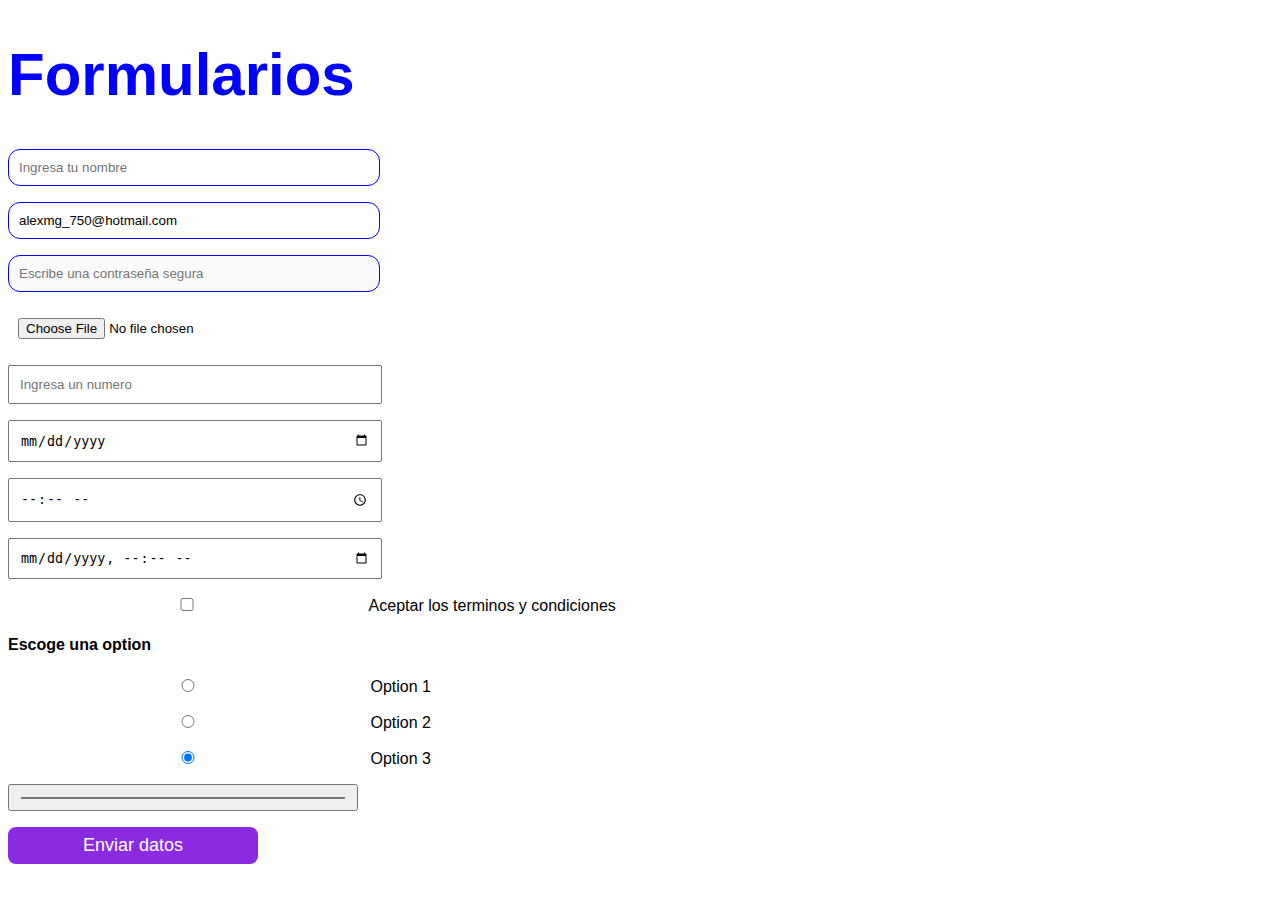
<file: semana2/inputs.html>
<!DOCTYPE html>
<html lang="en">

<head>
    <meta charset="UTF-8">
    <meta http-equiv="X-UA-Compatible" content="IE=edge">
    <meta name="viewport" content="width=device-width, initial-scale=1.0">
    <link rel="stylesheet" href="./CSS/styles.css">
    <title>Document</title>
</head>

<body>
    <section>
        <h1 style="color: blue; font-size: 60px;">Formularios</h1>
        <!-- Sirve para crear un formulario -->
        <form>
            <!-- Los inputs tiene tipos, por defecto son de tipo
        text pero hay mas -->
            <p>
                <input type="text" class="form-input" name="name" autocomplete="off" placeholder="Ingresa tu nombre" required />
            </p>
            <p>
                <input type="email" class="form-input" name="email" placeholder="Ingresa tu correo" readonly value="alexmg_750@hotmail.com" />
            </p>
            <p>
                <input type="password" class="form-input" name="password" placeholder="Escribe una contraseña segura" disabled />
            </p>
            <p>
                <!--
                    accept define el tipo de archivo a subir
                    video/*
                    audio/*
                    pdf/*
                    mp3/*
                    image/*
                -->
                <input type="file" accept="image/*" name="image" />
            </p>

            <p>
                <input type="number" name="phone_number" placeholder="Ingresa un numero" />
            </p>

            <p>
                <input type="date" name="date" />
            </p>

            <p>
                <input type="time" name="time" />
            </p>

            <p>
                <input type="datetime-local" name="date_time" />
            </p>

            <p><input type="checkbox" name="terms" /> Aceptar los terminos y condiciones</p>
            <p>
            <h4>Escoge una option</h4>
            </p>
            <p>
                <input type="radio" name="option" /> Option 1
            </p>
            <p>
                <input type="radio" name="option" /> Option 2
            </p>
            <p>
                <input type="radio" name="option" checked /> Option 3
            </p>
            <p>
                <input type="color" name="bg_color" />
            </p>
            <p>
                <button id="boton-enviar" type="submit">Enviar datos</button>
            </p>
        </form>
    </section>
</body>

</html>
</file>
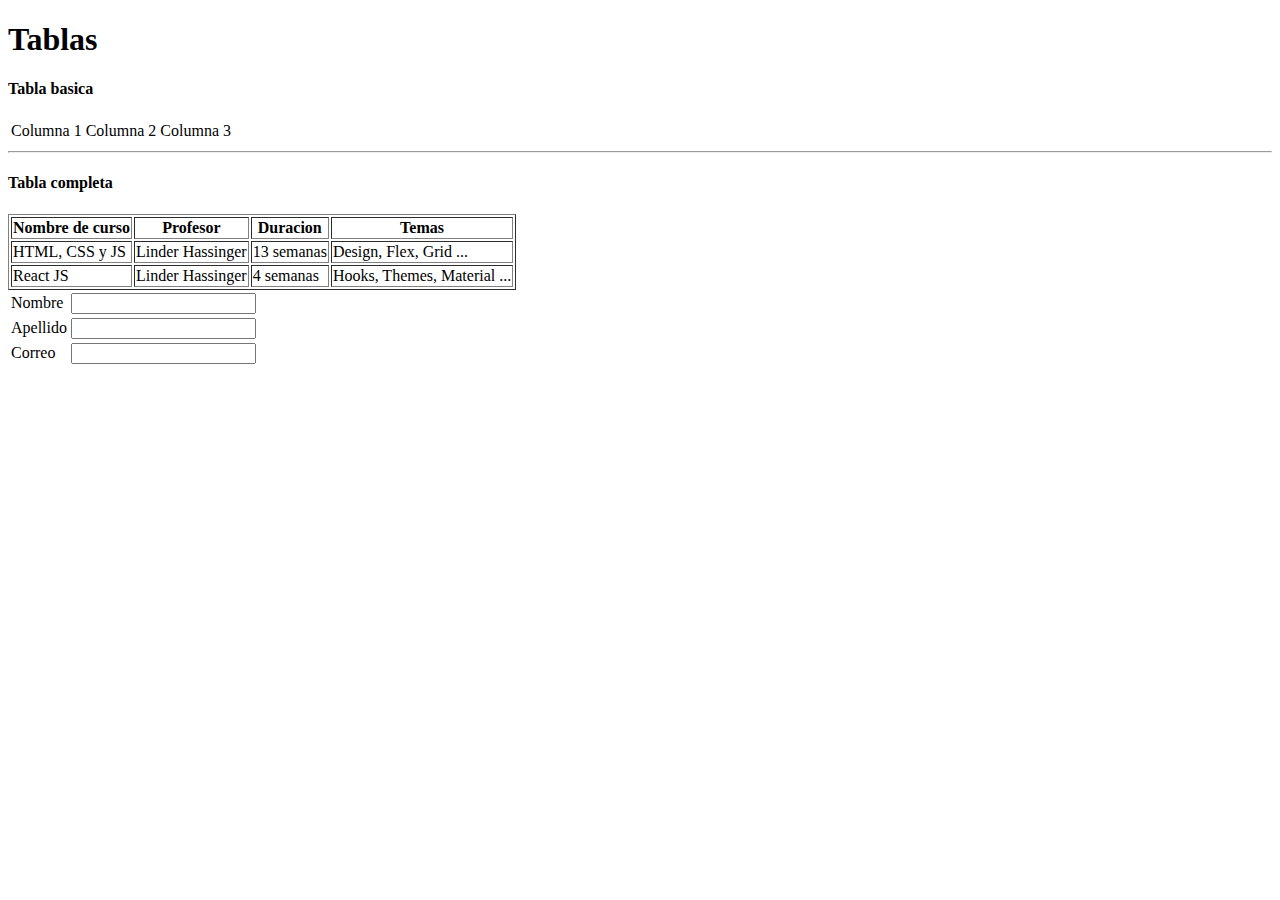
<file: semana2/tablas.html>
<!DOCTYPE html>
<html lang="en">
<head>
    <meta charset="UTF-8">
    <meta http-equiv="X-UA-Compatible" content="IE=edge">
    <meta name="viewport" content="width=device-width, initial-scale=1.0">
    <title>Document</title>
</head>
<body>
    <h1>Tablas</h1>

    <h4>Tabla basica</h4>

    <table>
        <tr>
            <td>Columna 1</td>
            <td>Columna 2</td>
            <td>Columna 3</td>
        </tr>
    </table>

    <hr />

    <h4>Tabla completa</h4>

    <table border="1">
        <thead>
            <tr>
                <th>Nombre de curso</th>
                <th>Profesor</th>
                <th>Duracion</th>
                <th>Temas</th>
            </tr>
        </thead>
        <tbody>
            <tr>
                <td>HTML, CSS y JS</td>
                <td>Linder Hassinger</td>
                <td>13 semanas</td>
                <td>Design, Flex, Grid ...</td>
            </tr>
            <tr>
                <td>React JS</td>
                <td>Linder Hassinger</td>
                <td>4 semanas</td>
                <td>Hooks, Themes, Material ...</td>

            </tr>
        </tbody>
    </table>
    <table>
        <tr>
            <td>Nombre</td>
            <td>
                <input type="text" />
            </td>
        </tr>
        <tr>
            <td>Apellido</td>
            <td>
                <input type="text" />
            </td>
        </tr>
        <tr>
            <td>Correo</td>
            <td>
                <input type="email" />
            </td>
        </tr>
    </table>
</body>
</html>
</file>
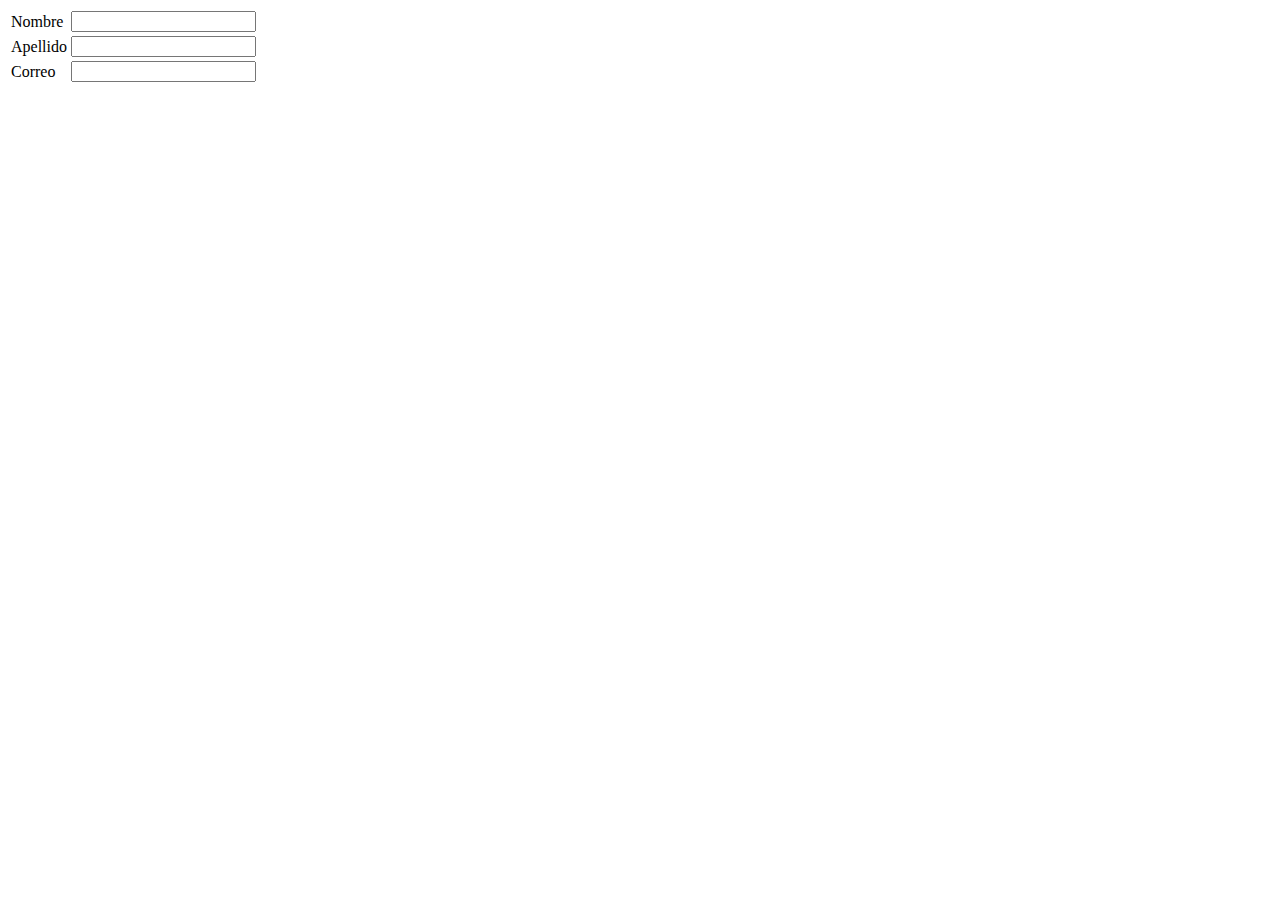
<file: semana2/tarea.html>
<!DOCTYPE html>
<html lang="en">

<head>
    <meta charset="UTF-8">
    <meta http-equiv="X-UA-Compatible" content="IE=edge">
    <meta name="viewport" content="width=device-width, initial-scale=1.0">
    <title>Document</title>
</head>

<body>
    <table>
        <tr>
            <td>Nombre</td>
            <td>
                <input type="text" />
            </td>
        </tr>
        <tr>
            <td>Apellido</td>
            <td>
                <input type="text" />
            </td>
        </tr>
        <tr>
            <td>Correo</td>
            <td>
                <input type="email" />
            </td>
        </tr>
    </table>
</body>

</html>
</file>
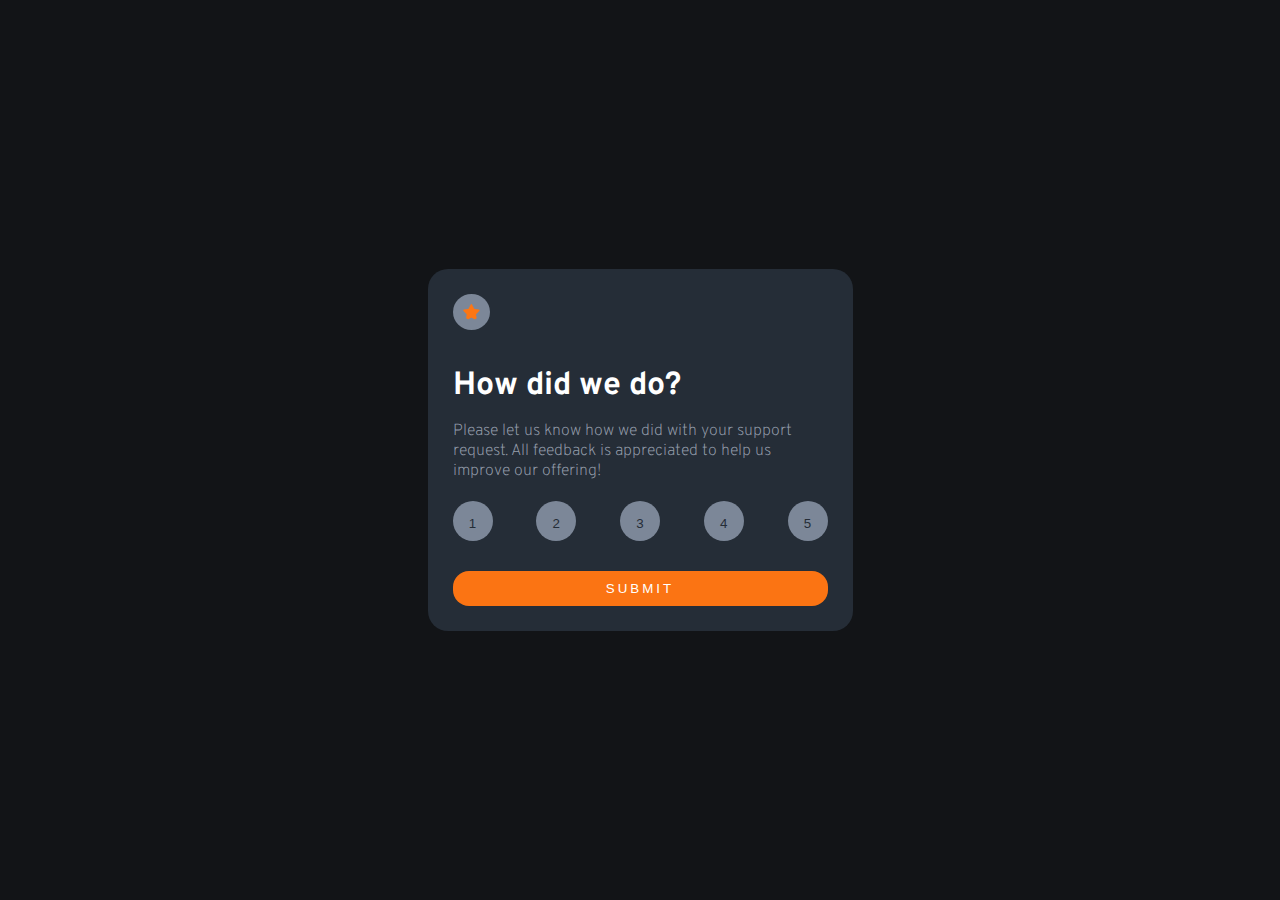
<file: semana2/reto1/reto-1.html>
<!DOCTYPE html>
<html lang="en">
  <head>
    <meta charset="UTF-8" />
    <meta http-equiv="X-UA-Compatible" content="IE=edge" />
    <meta name="viewport" content="width=device-width, initial-scale=1.0" />

    <link rel="preconnect" href="https://fonts.googleapis.com" />
    <link rel="preconnect" href="https://fonts.gstatic.com" crossorigin />
    <link
      href="https://fonts.googleapis.com/css2?family=Overpass:wght@100;200;400;700&display=swap"
      rel="stylesheet"
    />

    <link rel="stylesheet" href="./reto-1.css" />
    <title>Document</title>
  </head>
  <body>
    <!-- div principal -->
    <div class="main">
      <!-- div card -->
      <div class="card">
        <div>
          <img src="./images/icon-star.svg" alt="" />
        </div>
        <h1>How did we do?</h1>
        <p>
          Please let us know how we did with your support request. All feedback
          is appreciated to help us improve our offering!
        </p>
        <div class="rating">
          <button>1</button>
          <button>2</button>
          <button>3</button>
          <button>4</button>
          <button>5</button>
        </div>
        <div>
          <button class="btn-submit">Submit</button>
        </div>
      </div>
    </div>
  </body>
</html>
</file>
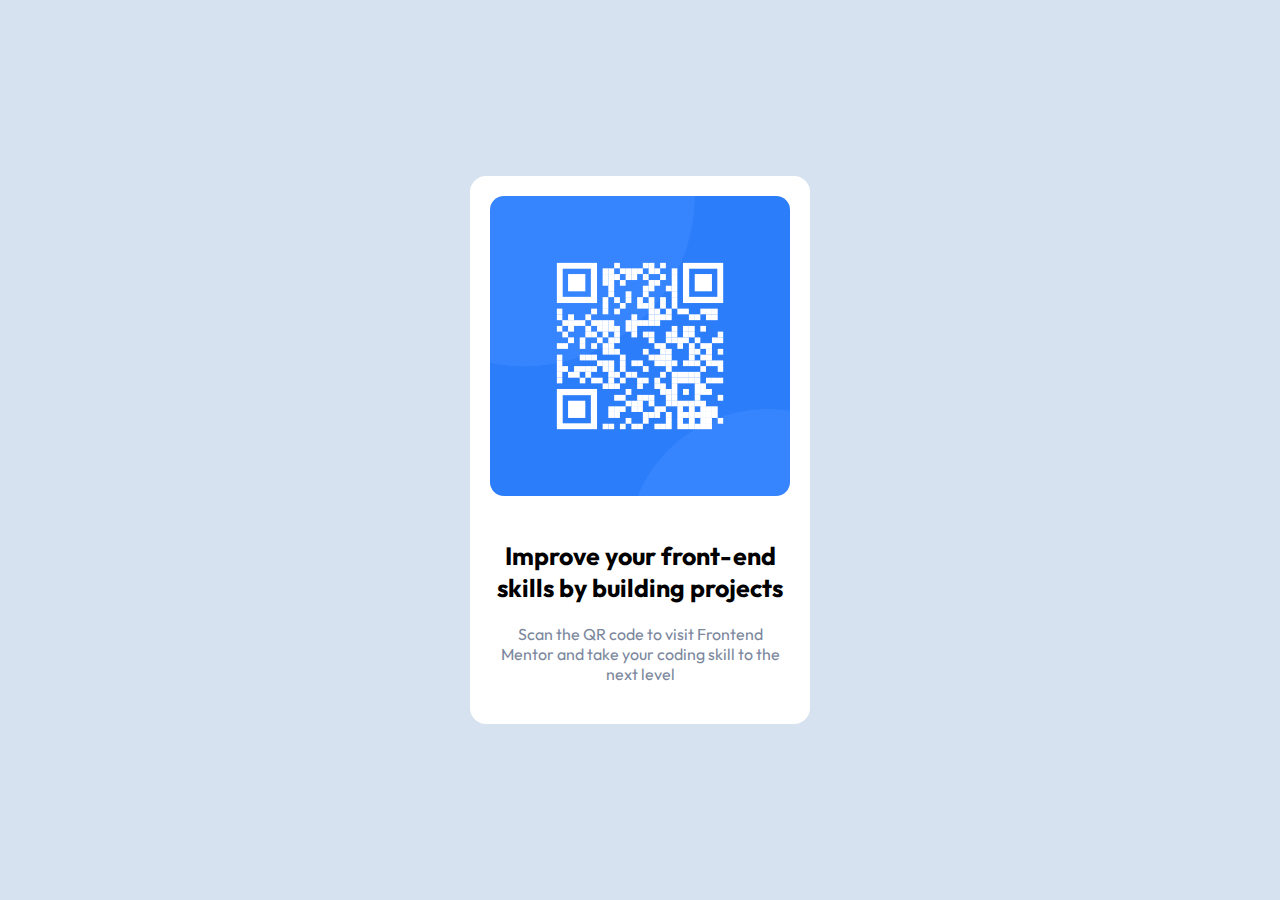
<file: semana2/reto2/reto-2.html>
<!DOCTYPE html>
<html lang="en">

<head>
    <meta charset="UTF-8">
    <meta http-equiv="X-UA-Compatible" content="IE=edge">
    <meta name="viewport" content="width=device-width, initial-scale=1.0">
    <title>Document</title>

    <link rel="preconnect" href="https://fonts.googleapis.com">
    <link rel="preconnect" href="https://fonts.gstatic.com" crossorigin>
    <link
        href="https://fonts.googleapis.com/css2?family=Outfit:wght@100;200;400;700&family=Overpass:wght@400;700&display=swap"
        rel="stylesheet">

    <link rel="stylesheet" href="./reto-2.css" />
</head>

<body>
    <!-- div principal -->
    <div class="main">
        <!-- div card -->
        <div class="card">
            <div>
                <img src="./images/image-qr-code.png" width="300" alt="" />
            </div>
            <div>
                <h3 class="align-text">Improve your front-end skills by building projects</h3>
                <p class="align-text">Scan the QR code to visit Frontend Mentor and take your coding skill to the next
                    level</p>
            </div>

        </div>
    </div>
</body>

</html>
</file>
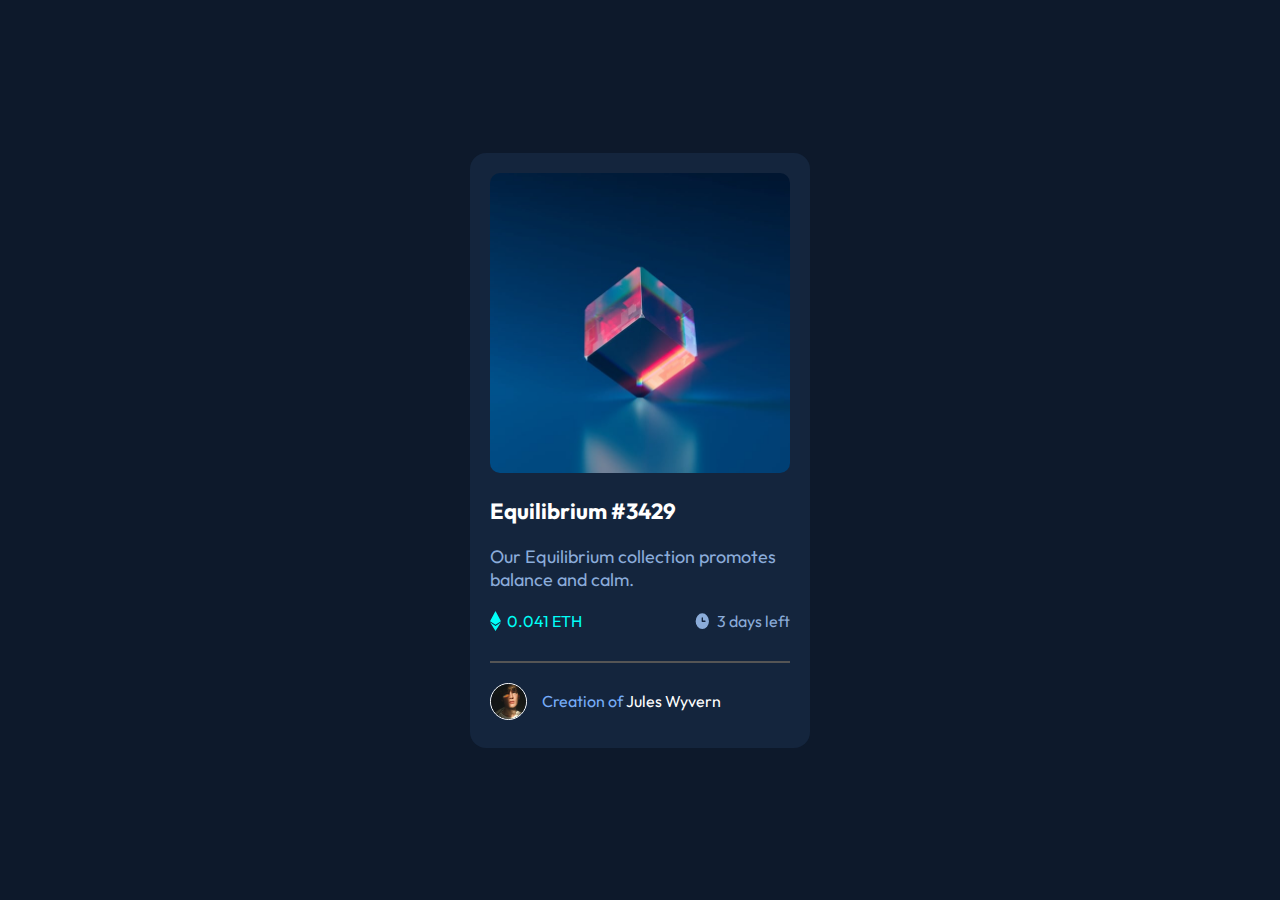
<file: semana2/reto3/reto-3.html>
<!DOCTYPE html>
<html lang="en">

<head>
    <meta charset="UTF-8">
    <meta http-equiv="X-UA-Compatible" content="IE=edge">
    <meta name="viewport" content="width=device-width, initial-scale=1.0">
    <title>Document</title>

    <link rel="preconnect" href="https://fonts.googleapis.com">
    <link rel="preconnect" href="https://fonts.gstatic.com" crossorigin>
    <link href="https://fonts.googleapis.com/css2?family=Outfit:wght@100;200;300;400;600&family=Overpass:wght@400;700&display=swap" rel="stylesheet">

    <link rel="stylesheet" href="./reto-3.css">
</head>

<body>
    <div class="main">
        <div class="card">
            <div class="cubo">
                <img src="./images/image-equilibrium.jpg" width="300" alt="">
                <h3 class="align-text" style="color: #fff;">
                    Equilibrium #3429
                </h3>
                <p>
                    Our Equilibrium collection promotes balance and calm.
                </p>
                <div class="align-text">
                    <span class="span1">
                        <img src="./images/icon-ethereum.svg" alt="" />
                        &#160;&#160;0.041 ETH 
                    </span>
                    <span class="span2">
                        <img src="./images/icon-clock.svg" alt="" />
                        &#160;&#160;3 days left
                    </span>
                </div>
            </div>
            <div class="final">
                <hr color="#555555">
                <div class="align-text">
                    <span class="span5">
                        <img src="./images/image-avatar.png" width="35" style="border: 1px solid #fff; border-radius: 50px;" alt="" />
                        <span class="span3">&#160;&#160;&#160;&#160;&#160;Creation of</span> <span class="span4"> &#160;Jules Wyvern</span>
                    </span>
                </div>
            </div>

        </div>
    </div>
</body>

</html>
</file>
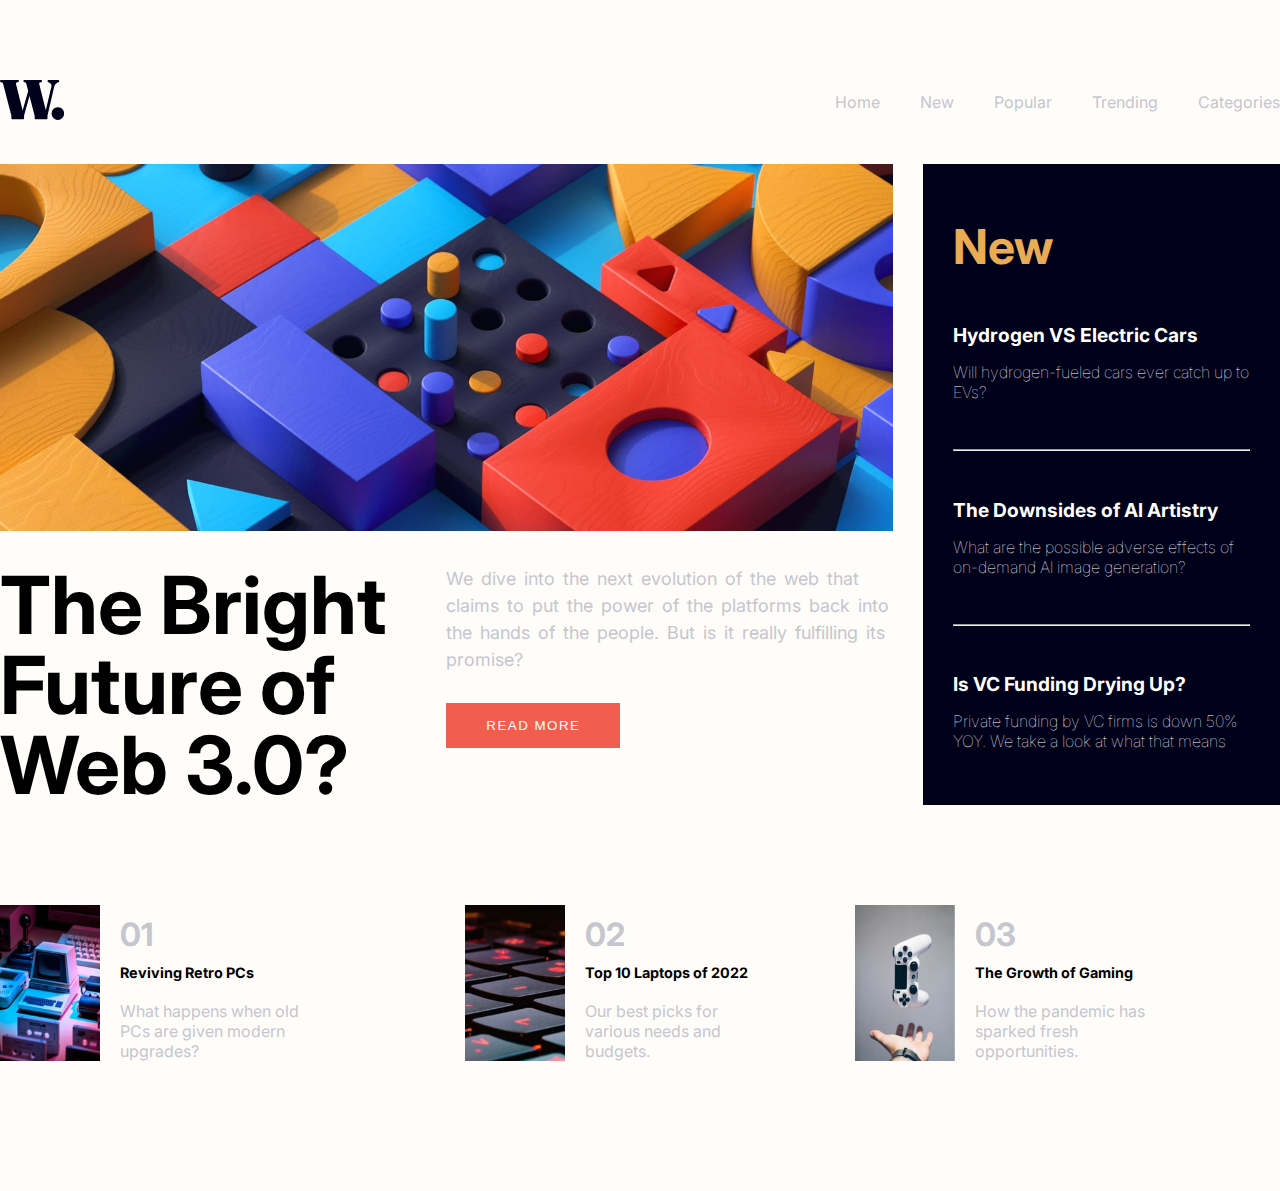
<file: semana3/reto5/reto5.html>
<!DOCTYPE html>
<html lang="en">
  <head>
    <meta charset="UTF-8" />
    <meta http-equiv="X-UA-Compatible" content="IE=edge" />
    <meta name="viewport" content="width=device-width, initial-scale=1.0" />
    <title>Reto 4</title>
    <link rel="preconnect" href="https://fonts.googleapis.com" />
    <link rel="preconnect" href="https://fonts.gstatic.com" crossorigin />
    <link
      href="https://fonts.googleapis.com/css2?family=Inter:wght@100;400;700;800&display=swap"
      rel="stylesheet"
    />
    <link rel="stylesheet" href="./reto5.css" />
  </head>
  <body>
    <main>
      <nav>
        <div>
          <img src="./images/logo.svg" alt="" />
        </div>
        <div>
          <ul>
            <li>
              <a href="#">Home</a>
            </li>
            <li>
              <a href="">New</a>
            </li>
            <li>
              <a href=""> Popular </a>
            </li>
            <li>
              <a href="">Trending</a>
            </li>
            <li>
              <a href="">Categories</a>
            </li>
          </ul>
          <img class="icon-menu" src="./images/icon-menu.svg" alt="" />
        </div>
      </nav>
      <div class="container">
        <div class="wallpaper">
          <img src="./images/image-web-3-desktop.jpg" alt="" />
          <div class="wallpaper-info">
            <div>
              <h1 class="title">The Bright Future of Web 3.0?</h1>
            </div>
            <div>
              <p class="description">
                We dive into the next evolution of the web that claims to put
                the power of the platforms back into the hands of the people.
                But is it really fulfilling its promise?
              </p>
              <button class="btn-red">read more</button>
            </div>
          </div>
        </div>
        <div class="news">
          <h2>New</h2>
          <div>
            <h4>Hydrogen VS Electric Cars</h4>
            <p>Will hydrogen-fueled cars ever catch up to EVs?</p>
          </div>
          <hr />
          <div>
            <h4>The Downsides of Al Artistry</h4>
            <p>
              What are the possible adverse effects of on-demand Al image
              generation?
            </p>
          </div>
          <hr />
          <div>
            <h4>Is VC Funding Drying Up?</h4>
            <p>
              Private funding by VC firms is down 50% YOY. We take a look at
              what that means
            </p>
          </div>
        </div>
      </div>
      <div class="posts">
        <section>
          <img src="./images/image-retro-pcs.jpg" alt="" />
          <div>
            <h3>01</h3>
            <h5>Reviving Retro PCs</h5>
            <p>What happens when old PCs are given modern upgrades?</p>
          </div>
        </section>
        <section>
          <img src="./images/image-top-laptops.jpg" alt="" />
          <div>
            <h3>02</h3>
            <h5>Top 10 Laptops of 2022</h5>
            <p>Our best picks for various needs and budgets.</p>
          </div>
        </section>
        <section>
          <img src="./images/image-gaming-growth.jpg" alt="" />
          <div>
            <h3>03</h3>
            <h5>The Growth of Gaming</h5>
            <p>How the pandemic has sparked fresh opportunities.</p>
          </div>
        </section>
      </div>
    </main>
  </body>
</html>
</file>
<file: semana2/CSS/styles.css>
body {
    font-family: Arial, sans-serif;
}

input {
    width:350px;
    padding: 10px;
}

.form-input {
    border-radius: 12px;
    border: 0.5px solid blue;
}

/* 
Los id se usan para casos especificos donde
no queremos reutilizar estilos
id => #id */
#boton-enviar {
    background-color: blueviolet;
    border: none;
    color: white;
    padding: 8px;
    width: 250px;
    font-size: 18px;
    border-radius: 8px;
    cursor: pointer;
}

/* Cuando colocamos el cursor sobre un elemento
este tiene la propiedad de hover */
 #boton-enviar:hover {
    background-color: red;
    border: 1px solid blue;
 }
</file>
<file: semana2/reto1/reto-1.css>
/* * Es el todo */
* {
    margin: 0;
    padding: 0;
  }
  
  body {
    font-family: "Overpass", sans-serif;
    background-color: hsl(216, 12%, 8%);
  }
  
  .main {
    display: flex;
    /* para centrar de forma horizontal ------ */
    justify-content: center;
    /* para centrar de forma vertical | */
    align-items: center;
    height: 100vh;
  }
  
  .card {
    width: 375px;
    background-color: hsl(213, 19%, 18%);
    padding: 25px;
    border-radius: 20px;
    color: #fff;
  }
  
  img {
    background-color: hsl(216, 12%, 54%);
    padding: 10px;
    border-radius: 50%;
    margin-bottom: 30px;
  }
  
  h1 {
    /* 100 - 900 */
    font-weight: 700;
  }
  
  p {
    margin-top: 15px;
    font-weight: 200;
    color: hsl(217, 12%, 63%);
  }
  
  .rating {
    display: flex;
    justify-content: space-between;
    margin-top: 20px;
  }
  
  .rating button {
    padding: 15px;
    background-color: hsl(216, 12%, 54%);
    border-radius: 50%;
    border: none;
    color: hsl(213, 19%, 18%);
    width: 40px;
    height: 40px;
    cursor: pointer;
  }
  
  .rating button:hover {
    background-color: hsl(25, 97%, 53%);
    color: #fff;
  }
  
  .btn-submit {
    width: 100%;
    margin-top: 30px;
    padding: 10px;
    background-color: hsl(25, 97%, 53%);
    color: #fff;
    border: none;
    border-radius: 16px;
    text-transform: uppercase;
    letter-spacing: 3px;
    cursor: pointer;
  }
  
  .btn-submit:hover {
    background-color: #fff;
    color: hsl(25, 97%, 53%);
  }
</file>
<file: semana2/reto2/reto-2.css>
* {
    margin: 0;
    padding: 0;
  }
  
  body {
    font-family: "Outfit", sans-serif;
    background-color: hsl(212, 45%, 89%);
  }
  
  .main {
    display: flex;
    height: 100vh;
    align-items: center;
    justify-content: center;
  }
  
  .card {
    background-color: #fff;
    width: 340px;
    text-align: center;
    border-radius: 16px;
  }
  
  img {
    padding: 20px;
    border-radius: 10%;
  }
  
  .align-text {
    width: 290px;
    margin: auto;
    margin-top: 20px;
  }
  
  h3 {
    font-size: 25px;
  }
  
  p {
    margin-bottom: 40px !important;
    color: hsl(220, 15%, 55%);
  }
</file>
<file: semana2/reto3/reto-3.css>
* {
    margin: 0;
    padding: 0;
  }

  body {
    background-color: hsl(217, 54%, 11%);
    font-family: 'Outfit', sans-serif;
  }

  .main {
    display: flex;
    align-items: center;
    justify-content: center;
    height: 100vh;
  }

  .card {
    background-color: hsl(216, 50%, 16%);
    width: 340px;
    border-radius: 16px;
  }

  .cubo {
    padding: 20px;
  }

  img {
    border-radius: 10px;
  }

  h3 {
    font-size: 22px;
  }

  p {
    font-size: 18px;
    color: hsl(215, 51%, 70%);
    margin-top: 20px;
  }

  hr {
    margin-top: 10px;
    color: hsl(216, 77%, 48%);
  }

  .final {
    padding: 20px;
    justify-content: center;
    text-align: center;
    margin-bottom: 45px;
  }

  .align-text {
    margin-top: 20px;
  }


  .span1 {
    float: left;
    color: hsl(178, 100%, 50%);
    text-align: center;
    display: inline-flex;
  }

  .span2 {
    float: right;
    color: hsl(215, 51%, 70%);
    text-align: center;
    display: inline-flex;
  }

  .span3 {
    color: hsl(215, 90%, 72%);
  }

  .span4 {
    color: #fff;
  }

  .span5 {
    float: left;
    text-align: center;
    display: inline-flex;
    align-items: center;
  }
</file>
<file: semana3/reto5/reto5.css>
* {
    margin: 0;
    padding: 0;
  }
  
  body {
    font-family: "Inter", sans-serif;
    background-color: hsl(36, 100%, 99%);
    max-width: 1440px;
    margin: auto;
  }
  
  nav {
    display: flex;
    justify-content: space-between;
    align-items: center;
    margin-top: 80px;
  }
  
  ul {
    display: flex;
    gap: 40px;
    list-style: none;
  }
  
  a {
    color: hsl(233, 8%, 79%);
    text-decoration: none;
  }
  
  .icon-menu {
    display: none;
  }
  
  .container {
    display: flex;
    gap: 30px;
    margin-top: 40px;
  }
  
  .wallpaper {
    width: 75%;
  }
  
  .wallpaper img {
    width: 100%;
  }
  
  .wallpaper-info {
    display: flex;
  }
  
  .wallpaper-info div {
    width: 50%;
    margin-top: 30px;
  }
  
  .title {
    font-size: 5em;
    line-height: 1;
  }
  
  .description {
    color: hsl(233, 8%, 79%);
    font-size: 18px;
    word-spacing: 3px;
    line-height: 1.5;
  }
  
  .btn-red {
    background-color: hsl(5, 85%, 63%);
    color: #fff;
    margin-top: 30px;
    padding: 15px 40px;
    border: none;
    text-transform: uppercase;
    letter-spacing: 1.5px;
  }
  
  .news {
    width: 25%;
    background-color: hsl(240, 100%, 5%);
    color: #fff;
    padding: 30px;
    display: flex;
    flex-direction: column;
    justify-content: space-around;
  }
  
  .news h2 {
    color: hsl(35, 77%, 62%);
    text-transform: capitalize;
    font-size: 3em;
  }
  
  .news h4 {
    font-size: 1.2em;
  }
  
  .news p {
    margin-top: 15px;
    font-weight: 100;
  }
  
  .posts {
    display: flex;
    margin-top: 100px;
    justify-content: space-between;
    margin-bottom: 130px;
  }
  
  .posts section {
    display: flex;
    gap: 20px;
  }
  
  .posts img {
    width: 100px;
  }
  
  .posts h3 {
    color: hsl(233, 8%, 79%);
    font-size: 2em;
    margin-top: 10px;
  }
  
  .posts h5 {
    font-size: 0.9em;
    margin-top: 10px;
  }
  
  .posts p {
    width: 60%;
    margin-top: 20px;
    color: hsl(233, 8%, 79%);
  }
  
  @media screen and (max-width: 480px) {
    main {
      margin: 20px;
    }
  
    ul {
      display: none;
    }
  
    .icon-menu {
      display: block;
    }
  
    .container {
      flex-wrap: wrap;
    }
  
    .wallpaper {
      width: 100%;
      height: 100vh;
    }
  
    .wallpaper img {
      height: 40%;
      object-fit: cover;
    }
  
    .wallpaper-info {
      flex-wrap: wrap;
    }
  
    .wallpaper-info div {
      width: 100%;
      margin-top: 30px;
    }
  
    .title {
      font-size: 3.5em;
      line-height: 1.2;
    }
  
    .news {
      width: 100%;
      height: 80vh;
    }
  }
</file>
